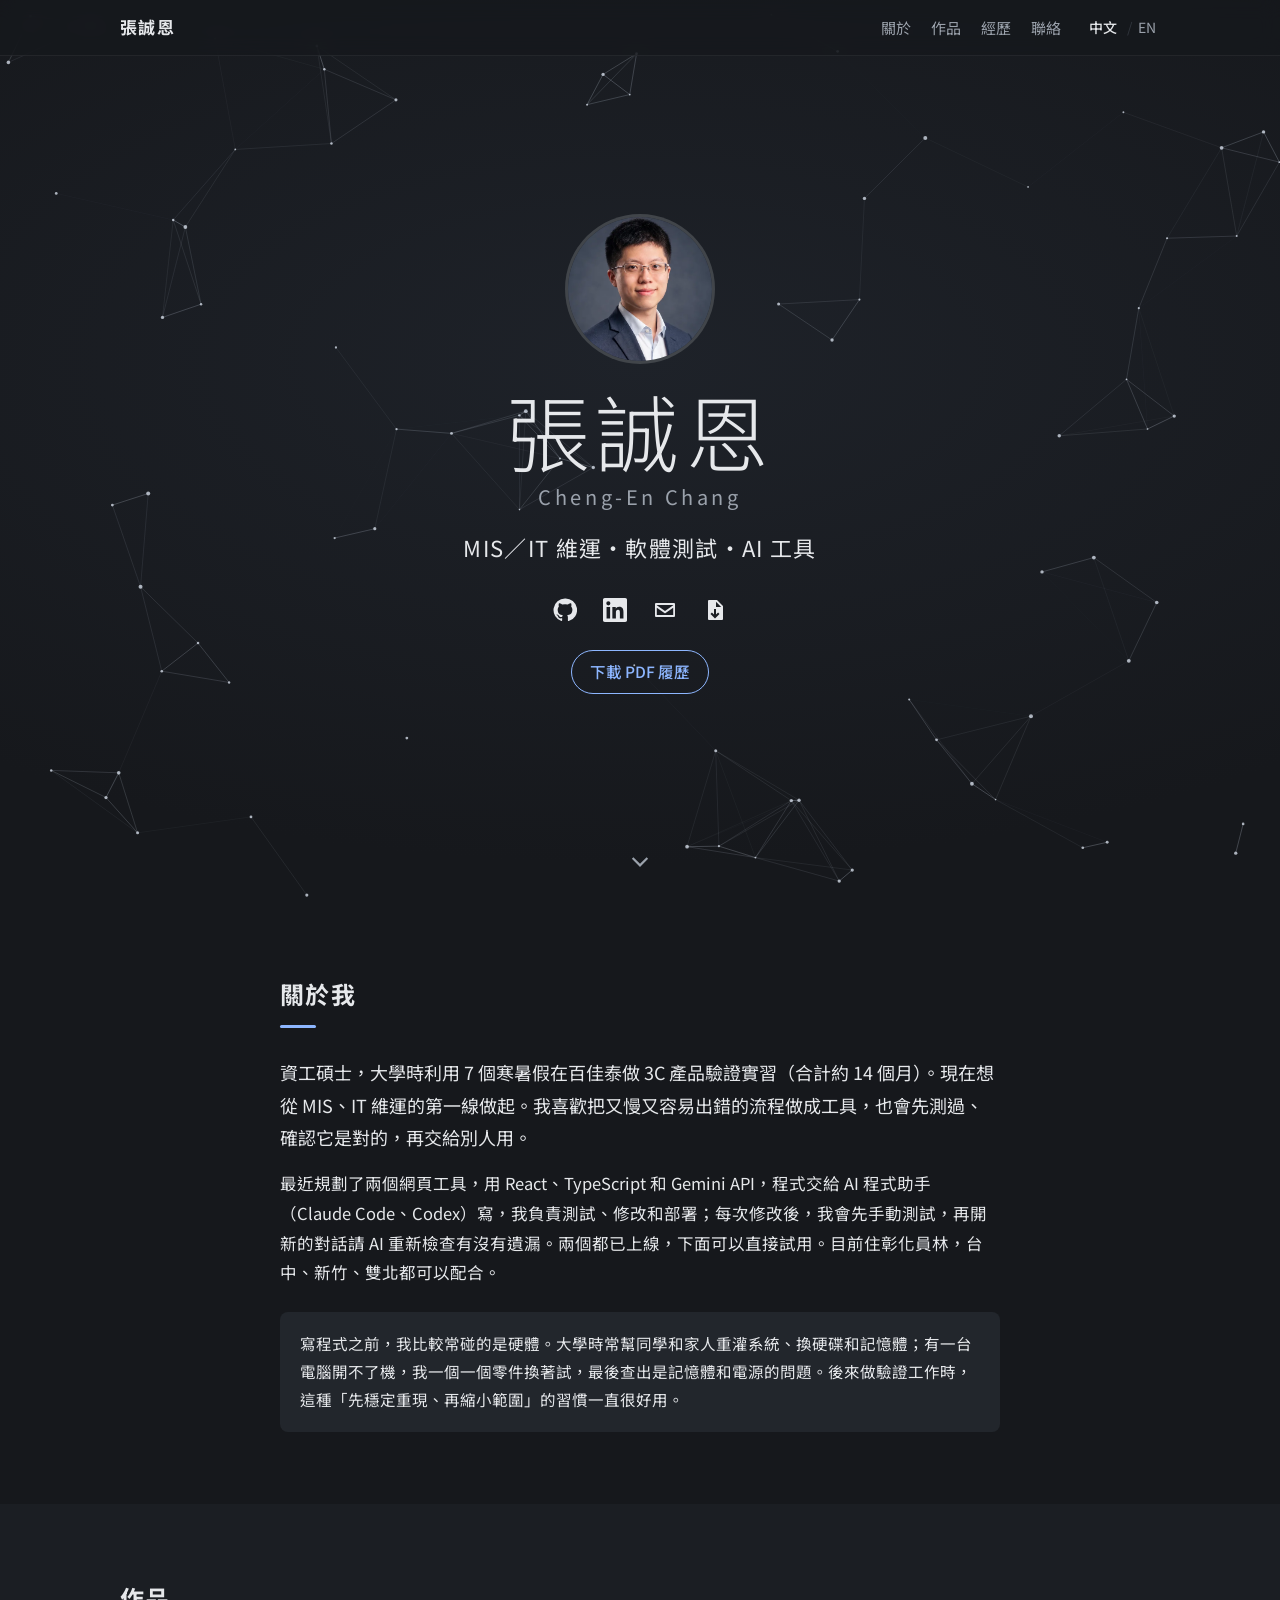
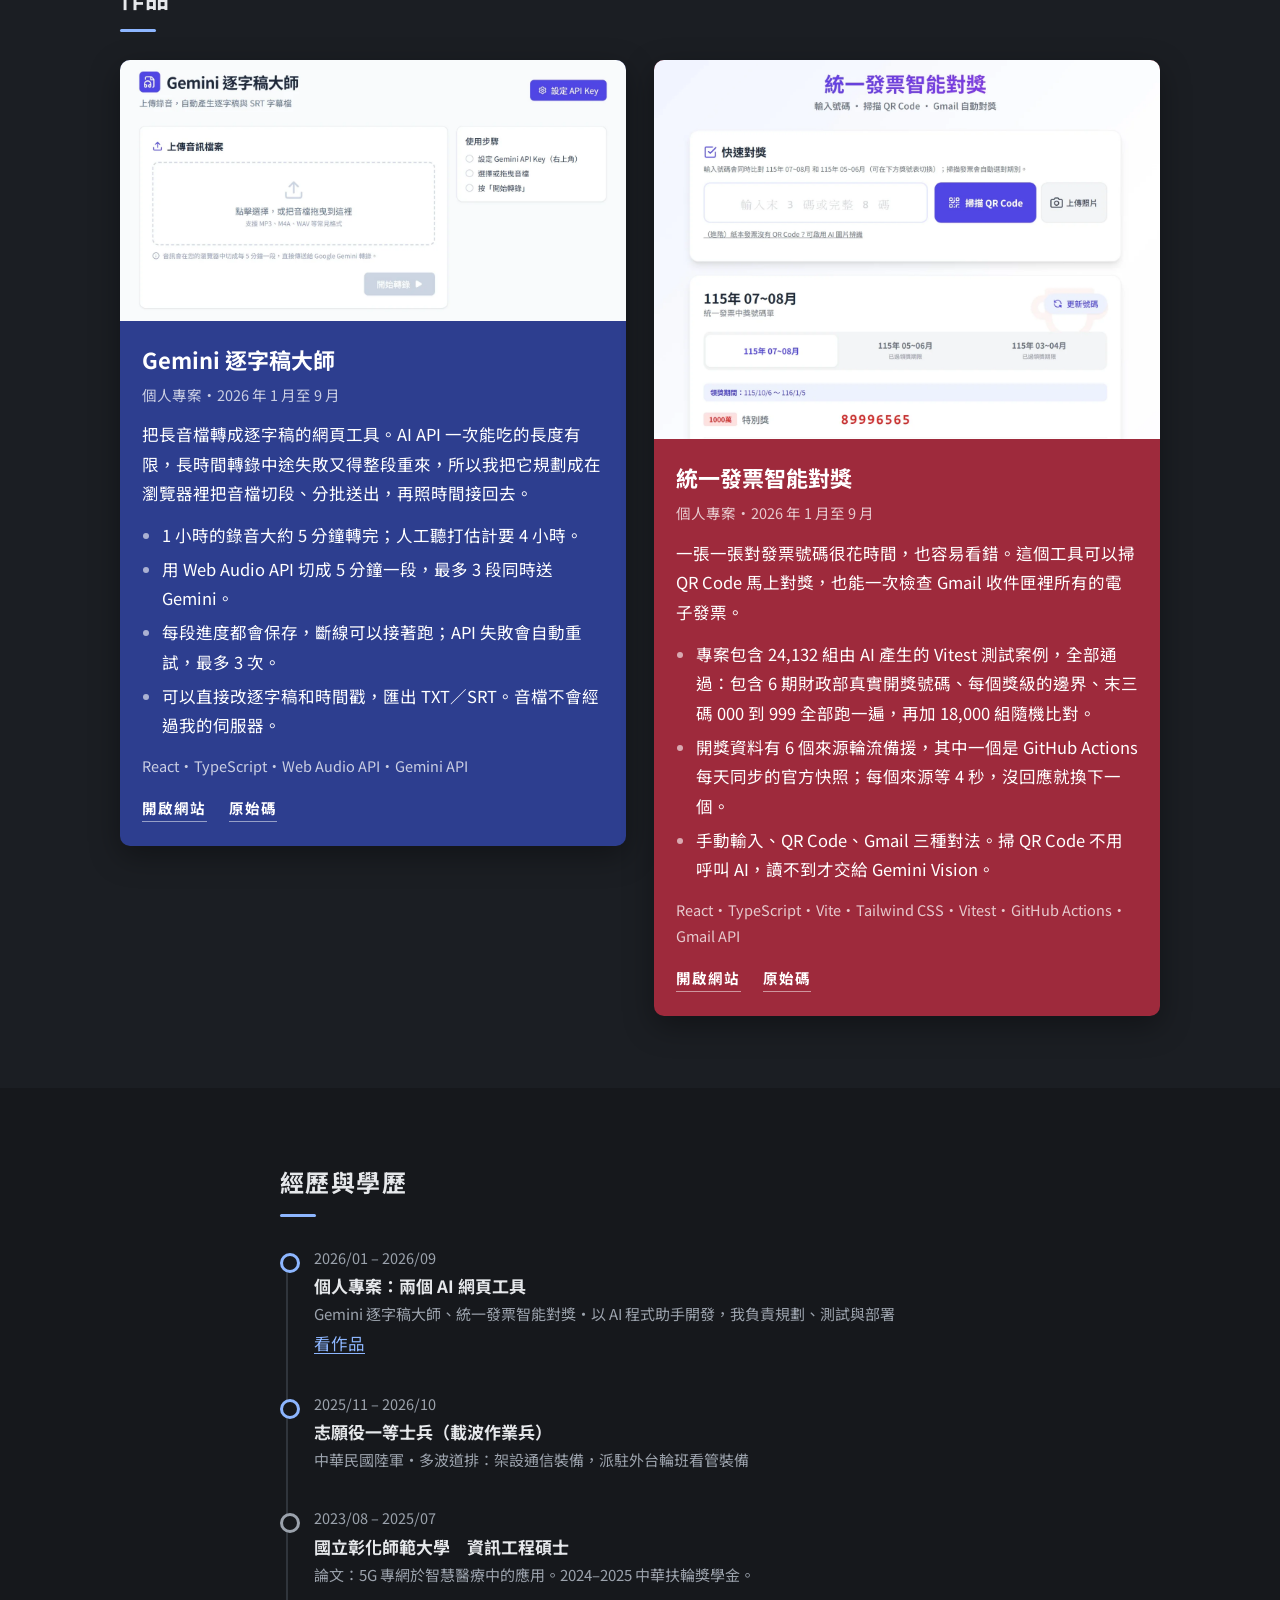
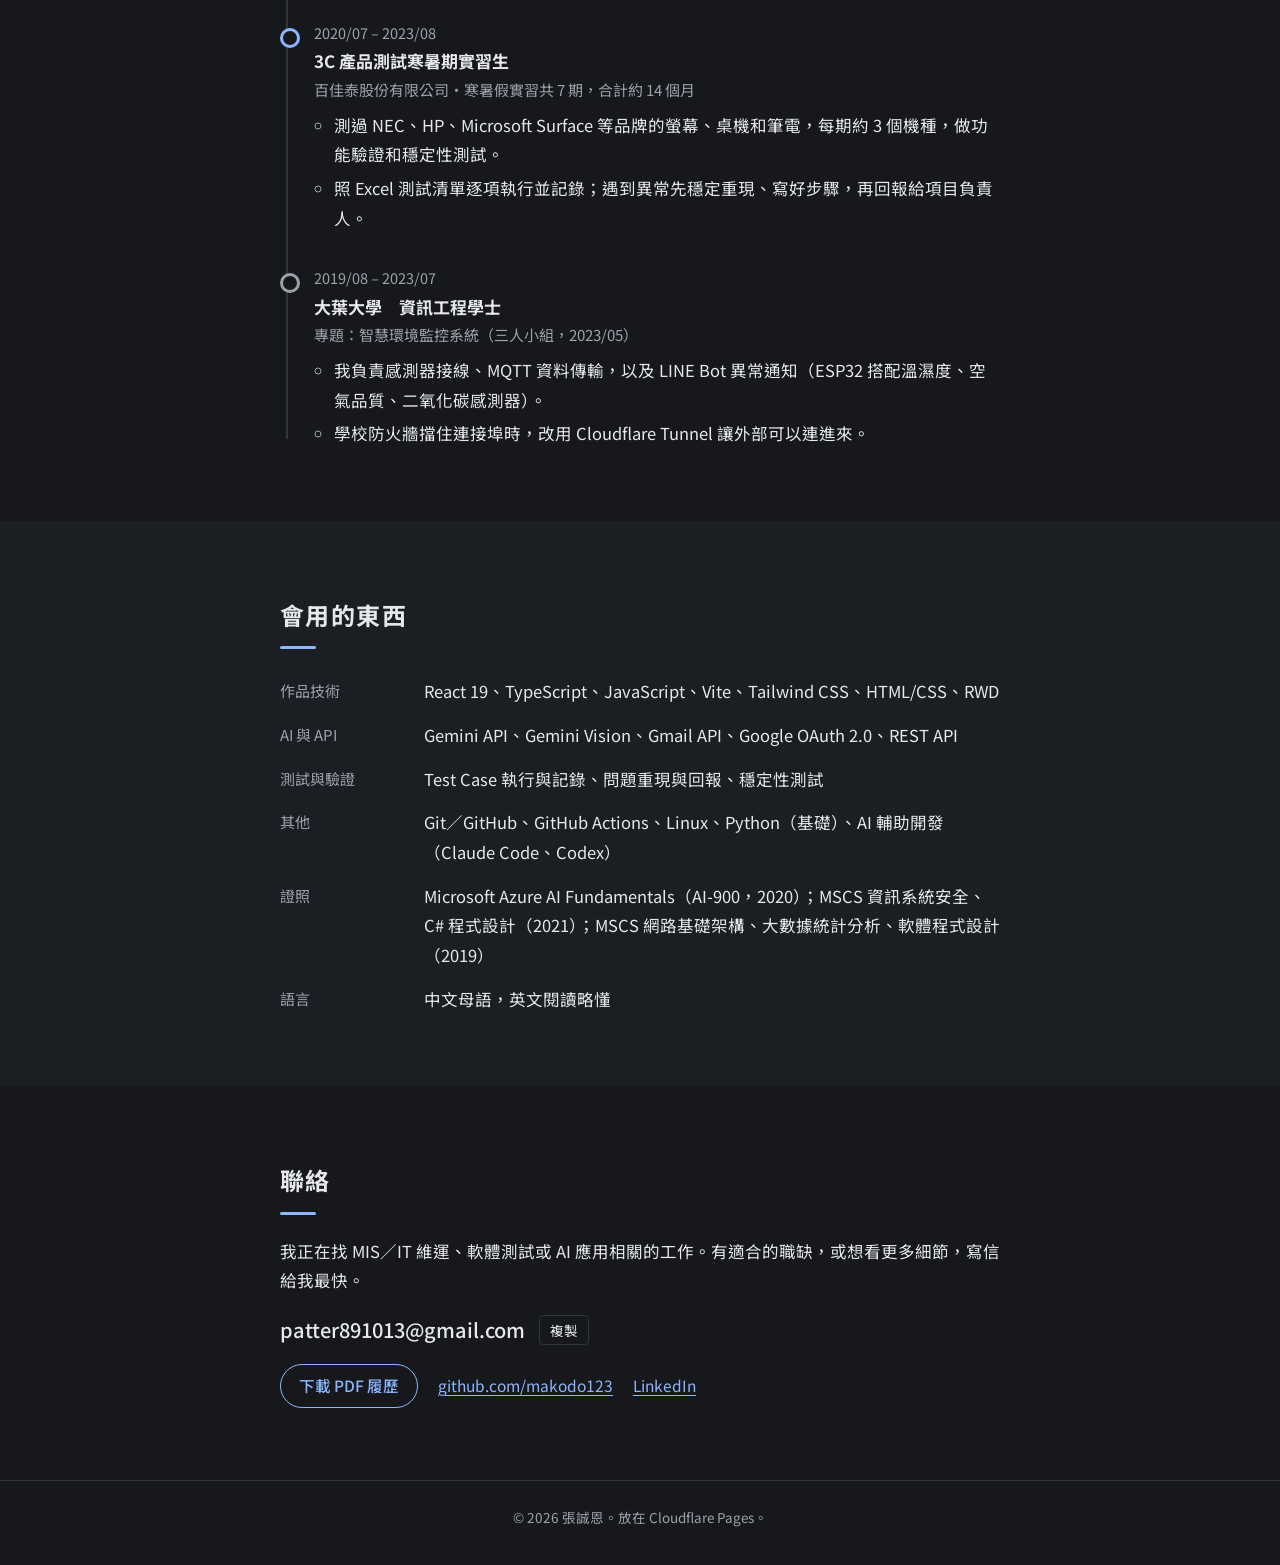
<file: index.html>
<!doctype html>
<html lang="zh-Hant">
<head>
<meta charset="utf-8">
<meta name="viewport" content="width=device-width, initial-scale=1, viewport-fit=cover">
<title>張誠恩 Cheng-En Chang</title>
<meta name="description" content="張誠恩 Cheng-En Chang：資工碩士，7 個寒暑假（合計約 14 個月）3C 產品驗證實習，目標 MIS／IT 維運；用 AI 程式助手做過 2 個 Gemini API 網頁工具。">
<link rel="canonical" href="https://makodo.ccwu.cc/">
<meta property="og:type" content="website">
<meta property="og:url" content="https://makodo.ccwu.cc/">
<meta property="og:title" content="張誠恩 Cheng-En Chang">
<meta property="og:description" content="MIS／IT 維運・軟體測試・AI 工具。規劃並上線 2 個以 AI 程式助手開發的網頁工具。">
<meta property="og:image" content="https://makodo.ccwu.cc/img/transcribe.webp">
<meta name="theme-color" content="#16181C">
<link rel="icon" href="/favicon.svg" type="image/svg+xml">
<link rel="preconnect" href="https://fonts.googleapis.com">
<link rel="preconnect" href="https://fonts.gstatic.com" crossorigin>
<link rel="stylesheet" href="https://fonts.googleapis.com/css2?family=Noto+Sans+TC:wght@300;400;500;700&display=swap">
<link rel="stylesheet" href="/style.css?v=5">
</head>
<body>
<a class="skip" href="#main">跳到主要內容</a>

<header class="top">
  <div class="top-in">
    <a class="brand" href="#hero" aria-label="張誠恩 Cheng-En Chang，回到頂端">張誠恩</a>
    <nav class="nav" aria-label="主選單">
      <a href="#about"><span data-zh>關於</span><span data-en>About</span></a>
      <a href="#work"><span data-zh>作品</span><span data-en>Work</span></a>
      <a href="#experience"><span data-zh>經歷</span><span data-en>Experience</span></a>
      <a href="#contact"><span data-zh>聯絡</span><span data-en>Contact</span></a>
    </nav>
    <div class="lang" role="group" aria-label="Language">
      <button type="button" data-set-lang="zh">中文</button>
      <button type="button" data-set-lang="en">EN</button>
    </div>
  </div>
</header>

<section id="hero" class="hero" aria-label="張誠恩">
  <canvas class="sky" aria-hidden="true"></canvas>
  <div class="hero-in">
    <img class="me" src="/img/me.webp" width="480" height="600" alt="張誠恩的照片">
    <h1>張誠恩<span class="en-name">Cheng-En Chang</span></h1>
    <p class="tagline"><span data-zh>MIS／IT 維運・軟體測試・AI 工具</span><span data-en>MIS/IT Support, Testing &amp; AI Tools</span></p>
    <ul class="icons" aria-label="連結">
      <li><a href="https://github.com/makodo123" target="_blank" rel="noopener" aria-label="GitHub"><svg viewBox="0 0 24 24" aria-hidden="true"><path d="M12 .5a11.5 11.5 0 0 0-3.64 22.41c.58.1.79-.25.79-.56v-2c-3.2.7-3.88-1.37-3.88-1.37-.53-1.33-1.28-1.690-1.28-1.69-1.05-.71.08-.7.08-.7 1.16.08 1.77 1.19 1.77 1.19 1.03 1.77 2.7 1.26 3.36.96.1-.75.4-1.26.73-1.55-2.56-.29-5.25-1.28-5.25-5.68 0-1.26.45-2.28 1.19-3.09-.12-.29-.52-1.46.11-3.05 0 0 .97-.31 3.170 1.18a11 11 0 0 1 5.77 0c2.2-1.49 3.17-1.18 3.17-1.18.63 1.59.23 2.76.11 3.05.74.81 1.19 1.83 1.19 3.09 0 4.41-2.7 5.38-5.27 5.67.41.36.78 1.06.78 2.14v3.17c0 .31.21.67.8.56A11.5 11.5 0 0 0 12 .5Z"/></svg></a></li>
      <li><a href="https://www.linkedin.com/in/%E8%AA%A0%E6%81%A9-%E5%BC%B5-9881a6203/" target="_blank" rel="noopener" aria-label="LinkedIn"><svg viewBox="0 0 24 24" aria-hidden="true"><path d="M20.45 20.45h-3.56v-5.57c0-1.33-.02-3.04-1.85-3.04-1.86 0-2.14 1.45-2.14 2.94v5.67H9.35V9h3.41v1.56h.05c.48-.9 1.64-1.85 3.37-1.85 3.6 0 4.27 2.37 4.27 5.46v6.28ZM5.34 7.43a2.06 2.06 0 1 1 0-4.13 2.06 2.06 0 0 1 0 4.13ZM7.12 20.45H3.56V9h3.56v11.45ZM22.22 0H1.77C.79 0 0 .77 0 1.73v20.54C0 23.23.79 24 1.77 24h20.45c.98 0 1.78-.77 1.78-1.73V1.73C24 .77 23.2 0 22.22 0Z"/></svg></a></li>
      <li><a href="mailto:patter891013@gmail.com" aria-label="Email"><svg viewBox="0 0 24 24" aria-hidden="true"><path d="M3 5h18a1 1 0 0 1 1 1v12a1 1 0 0 1-1 1H3a1 1 0 0 1-1-1V6a1 1 0 0 1 1-1Zm.8 2v.3l8.2 5.6 8.2-5.6V7H3.8Zm16.4 2.7-7.6 5.2a1 1 0 0 1-1.2 0L3.8 9.7V17h16.4V9.7Z"/></svg></a></li>
      <li><a href="/Cheng-En-Chang-resume.pdf" download aria-label="下載 PDF 履歷"><svg viewBox="0 0 24 24" aria-hidden="true"><path d="M6 2h8l6 6v13a1 1 0 0 1-1 1H6a1 1 0 0 1-1-1V3a1 1 0 0 1 1-1Zm7 1.8V9h5.2L13 3.8ZM11 11v5.6l-2.1-2.1-1.4 1.4L12 20.4l4.5-4.5-1.4-1.4-2.1 2.1V11h-2Z"/></svg></a></li>
    </ul>
    <p class="hero-cta"><a class="btn" href="/Cheng-En-Chang-resume.pdf" download><span data-zh>下載 PDF 履歷</span><span data-en>Download résumé (PDF, Chinese)</span></a></p>
  </div>
  <a class="down" href="#about" aria-label="往下看"><svg viewBox="0 0 24 24" aria-hidden="true"><path d="M12 16.5 4.5 9l1.4-1.4 6.1 6.1 6.1-6.1L19.5 9 12 16.5Z"/></svg></a>
</section>

<main id="main">
  <section id="about" class="band" aria-labelledby="h-about">
    <div class="wrap">
      <h2 id="h-about"><span data-zh>關於我</span><span data-en>About</span></h2>
      <div class="about">
        <p class="lede">
          <span data-zh>資工碩士，大學時利用 7 個寒暑假在百佳泰做 3C 產品驗證實習（合計約 14 個月）。現在想從 MIS、IT 維運的第一線做起。我喜歡把又慢又容易出錯的流程做成工具，也會先測過、確認它是對的，再交給別人用。</span>
          <span data-en>I have an M.S. in Computer Science, and during seven summer and winter breaks in college (about 14 months in total) I validated 3C products at Allion Labs. I now want to start on the front line of MIS and IT operations. I like turning slow, error-prone chores into tools, and I test them to make sure they work before anyone else uses them.</span>
        </p>
        <p>
          <span data-zh>最近規劃了兩個網頁工具，用 React、TypeScript 和 Gemini API，程式交給 AI 程式助手（Claude Code、Codex）寫，我負責測試、修改和部署；每次修改後，我會先手動測試，再開新的對話請 AI 重新檢查有沒有遺漏。兩個都已上線，下面可以直接試用。目前住彰化員林，台中、新竹、雙北都可以配合。</span>
          <span data-en>Recently I planned two web tools built with React, TypeScript and the Gemini API. AI coding assistants (Claude Code and Codex) wrote the code; I tested, revised and deployed them. After each change I test by hand first, then open a fresh conversation and ask the AI to re-check for anything missed. Both are live and you can try them below. I live in Changhua, Taiwan, and am open to Taichung, Hsinchu or Taipei.</span>
        </p>
        <p class="aside">
          <span data-zh>寫程式之前，我比較常碰的是硬體。大學時常幫同學和家人重灌系統、換硬碟和記憶體；有一台電腦開不了機，我一個一個零件換著試，最後查出是記憶體和電源的問題。後來做驗證工作時，這種「先穩定重現、再縮小範圍」的習慣一直很好用。</span>
          <span data-en>Before I wrote much code, I mostly worked with hardware. In college I reinstalled systems and swapped drives and memory for classmates and family. One PC wouldn't boot at all; swapping parts one by one, I traced it to the memory and the power supply. That habit of reproducing a problem first and then narrowing it down served me well in validation work later.</span>
        </p>
      </div>
    </div>
  </section>

  <section id="work" class="band" aria-labelledby="h-work">
    <div class="wrap wide">
      <h2 id="h-work"><span data-zh>作品</span><span data-en>Work</span></h2>
      <div class="cards">
        <article class="card c-indigo">
          <a class="shot" href="https://makodo123.github.io/gemini-Transcription-Master/" target="_blank" rel="noopener">
            <img src="/img/transcribe.webp" width="1400" height="722" loading="lazy" alt="Gemini 逐字稿大師的上傳畫面與使用步驟">
          </a>
          <div class="card-body">
            <h3>Gemini 逐字稿大師</h3>
            <p class="meta"><span data-zh>個人專案・2026 年 1 月至 9 月</span><span data-en>Side project · Jan–Sep 2026</span></p>
            <p>
              <span data-zh>把長音檔轉成逐字稿的網頁工具。AI API 一次能吃的長度有限，長時間轉錄中途失敗又得整段重來，所以我把它規劃成在瀏覽器裡把音檔切段、分批送出，再照時間接回去。</span>
              <span data-en>A web tool that turns long audio into transcripts. AI APIs cap how much you can send at once, and a long job that fails midway has to start over, so it splits the audio in the browser, sends the pieces in batches and stitches them back in order.</span>
            </p>
            <ul>
              <li><span data-zh>1 小時的錄音大約 5 分鐘轉完；人工聽打估計要 4 小時。</span><span data-en>A 1-hour recording takes about 5 minutes; typing it by hand would take an estimated 4 hours.</span></li>
              <li><span data-zh>用 Web Audio API 切成 5 分鐘一段，最多 3 段同時送 Gemini。</span><span data-en>Web Audio API cuts it into 5-minute chunks, up to 3 sent to Gemini at a time.</span></li>
              <li><span data-zh>每段進度都會保存，斷線可以接著跑；API 失敗會自動重試，最多 3 次。</span><span data-en>Progress is saved per chunk so a job can resume; failed calls retry up to 3 times.</span></li>
              <li><span data-zh>可以直接改逐字稿和時間戳，匯出 TXT／SRT。音檔不會經過我的伺服器。</span><span data-en>Edit the text and timestamps, then export TXT or SRT. Audio never touches my server.</span></li>
            </ul>
            <p class="stack">React・TypeScript・Web Audio API・Gemini API</p>
            <p class="links">
              <a href="https://makodo123.github.io/gemini-Transcription-Master/" target="_blank" rel="noopener"><span data-zh>開啟網站</span><span data-en>Open the app</span></a>
              <a href="https://github.com/makodo123/gemini-Transcription-Master" target="_blank" rel="noopener"><span data-zh>原始碼</span><span data-en>Source code</span></a>
            </p>
          </div>
        </article>

        <article class="card c-crimson">
          <a class="shot" href="https://makodo123.github.io/smart-invoice/" target="_blank" rel="noopener">
            <img src="/img/invoice.webp" width="1400" height="1050" loading="lazy" alt="統一發票智能對獎的快速對獎與開獎號碼畫面">
          </a>
          <div class="card-body">
            <h3>統一發票智能對獎</h3>
            <p class="meta"><span data-zh>個人專案・2026 年 1 月至 9 月</span><span data-en>Side project · Jan–Sep 2026</span></p>
            <p>
              <span data-zh>一張一張對發票號碼很花時間，也容易看錯。這個工具可以掃 QR Code 馬上對獎，也能一次檢查 Gmail 收件匣裡所有的電子發票。</span>
              <span data-en>Checking receipts one number at a time is slow and easy to get wrong. This app checks a receipt from its QR code instantly, or goes through every e-invoice in your Gmail inbox at once.</span>
            </p>
            <ul>
              <li><span data-zh>專案包含 24,132 組由 AI 產生的 Vitest 測試案例，全部通過：包含 6 期財政部真實開獎號碼、每個獎級的邊界、末三碼 000 到 999 全部跑一遍，再加 18,000 組隨機比對。</span><span data-en>24,132 AI-generated Vitest cases, all passing: six real draws, every prize-tier boundary, every last-three-digit combination from 000 to 999, and 18,000 random checks.</span></li>
              <li><span data-zh>開獎資料有 6 個來源輪流備援，其中一個是 GitHub Actions 每天同步的官方快照；每個來源等 4 秒，沒回應就換下一個。</span><span data-en>Six fallback sources for draw data, one of them an official snapshot synced daily by GitHub Actions; each gets 4 seconds before the next one takes over.</span></li>
              <li><span data-zh>手動輸入、QR Code、Gmail 三種對法。掃 QR Code 不用呼叫 AI，讀不到才交給 Gemini Vision。</span><span data-en>Three ways to check: typing, QR code and Gmail. QR scanning needs no AI; Gemini Vision only steps in when a code can't be read.</span></li>
            </ul>
            <p class="stack">React・TypeScript・Vite・Tailwind CSS・Vitest・GitHub Actions・Gmail API</p>
            <p class="links">
              <a href="https://makodo123.github.io/smart-invoice/" target="_blank" rel="noopener"><span data-zh>開啟網站</span><span data-en>Open the app</span></a>
              <a href="https://github.com/makodo123/smart-invoice" target="_blank" rel="noopener"><span data-zh>原始碼</span><span data-en>Source code</span></a>
            </p>
          </div>
        </article>
      </div>
    </div>
  </section>

  <section id="experience" class="band" aria-labelledby="h-exp">
    <div class="wrap">
      <h2 id="h-exp"><span data-zh>經歷與學歷</span><span data-en>Experience &amp; education</span></h2>
      <ol class="timeline">
        <li class="t-item">
          <p class="when">2026/01 – 2026/09</p>
          <h3><span data-zh>個人專案：兩個 AI 網頁工具</span><span data-en>Side projects: two AI web tools</span></h3>
          <p class="org"><span data-zh>Gemini 逐字稿大師、統一發票智能對獎・以 AI 程式助手開發，我負責規劃、測試與部署</span><span data-en>Gemini Transcription Master and Smart Invoice · built with AI coding assistants; I planned, tested and deployed them</span></p>
          <p><a href="#work"><span data-zh>看作品</span><span data-en>See the work</span></a></p>
        </li>
        <li class="t-item">
          <p class="when">2025/11 – 2026/10</p>
          <h3><span data-zh>志願役一等士兵（載波作業兵）</span><span data-en>Private First Class, carrier communications operator</span></h3>
          <p class="org"><span data-zh>中華民國陸軍・多波道排：架設通信裝備，派駐外台輪班看管裝備</span><span data-en>Republic of China Army · set up communication equipment and stood shifts at a remote relay site</span></p>
        </li>
        <li class="t-item t-edu">
          <p class="when">2023/08 – 2025/07</p>
          <h3><span data-zh>國立彰化師範大學　資訊工程碩士</span><span data-en>M.S. in Computer Science, National Changhua University of Education</span></h3>
          <p class="org"><span data-zh>論文：5G 專網於智慧醫療中的應用。2024–2025 中華扶輪獎學金。</span><span data-en>Thesis on private 5G networks in smart healthcare. Chinese Rotary Scholarship, 2024–2025.</span></p>
        </li>
        <li class="t-item">
          <p class="when">2020/07 – 2023/08</p>
          <h3><span data-zh>3C 產品測試寒暑期實習生</span><span data-en>3C product test intern (seasonal)</span></h3>
          <p class="org"><span data-zh>百佳泰股份有限公司・寒暑假實習共 7 期，合計約 14 個月</span><span data-en>Allion Labs, Inc. · 7 summer and winter breaks, about 14 months in total</span></p>
          <ul>
            <li><span data-zh>測過 NEC、HP、Microsoft Surface 等品牌的螢幕、桌機和筆電，每期約 3 個機種，做功能驗證和穩定性測試。</span><span data-en>Tested monitors, desktops and laptops from NEC, HP, Microsoft Surface and others, about 3 models per term, for function and stability.</span></li>
            <li><span data-zh>照 Excel 測試清單逐項執行並記錄；遇到異常先穩定重現、寫好步驟，再回報給項目負責人。</span><span data-en>Ran test cases from Excel sheets; when something broke I reproduced it reliably, wrote up the steps, and reported it to the project lead.</span></li>
          </ul>
        </li>
        <li class="t-item t-edu">
          <p class="when">2019/08 – 2023/07</p>
          <h3><span data-zh>大葉大學　資訊工程學士</span><span data-en>B.S. in Computer Science, Da-Yeh University</span></h3>
          <p class="org"><span data-zh>專題：智慧環境監控系統（三人小組，2023/05）</span><span data-en>Capstone: smart environment monitoring system (team of three, May 2023)</span></p>
          <ul>
            <li><span data-zh>我負責感測器接線、MQTT 資料傳輸，以及 LINE Bot 異常通知（ESP32 搭配溫濕度、空氣品質、二氧化碳感測器）。</span><span data-en>My part: sensor wiring, MQTT data transfer and LINE Bot alerts (ESP32 with temperature/humidity, air-quality and CO₂ sensors).</span></li>
            <li><span data-zh>學校防火牆擋住連接埠時，改用 Cloudflare Tunnel 讓外部可以連進來。</span><span data-en>When the campus firewall blocked the ports, I used a Cloudflare Tunnel to make the system reachable from outside.</span></li>
          </ul>
        </li>
      </ol>
    </div>
  </section>

  <section id="skills" class="band" aria-labelledby="h-skills">
    <div class="wrap">
      <h2 id="h-skills"><span data-zh>會用的東西</span><span data-en>What I work with</span></h2>
      <dl class="skills">
        <dt><span data-zh>作品技術</span><span data-en>Project stack</span></dt>
        <dd>React 19、TypeScript、JavaScript、Vite、Tailwind CSS、HTML/CSS、RWD</dd>
        <dt><span data-zh>AI 與 API</span><span data-en>AI &amp; APIs</span></dt>
        <dd>Gemini API、Gemini Vision、Gmail API、Google OAuth 2.0、REST API</dd>
        <dt><span data-zh>測試與驗證</span><span data-en>Testing</span></dt>
        <dd><span data-zh>Test Case 執行與記錄、問題重現與回報、穩定性測試</span><span data-en>Running and recording test cases, issue reproduction and reporting, stability testing</span></dd>
        <dt><span data-zh>其他</span><span data-en>Other</span></dt>
        <dd><span data-zh>Git／GitHub、GitHub Actions、Linux、Python（基礎）、AI 輔助開發（Claude Code、Codex）</span><span data-en>Git/GitHub, GitHub Actions, Linux, Python (basic), AI-assisted coding (Claude Code, Codex)</span></dd>
        <dt><span data-zh>證照</span><span data-en>Certificates</span></dt>
        <dd><span data-zh>Microsoft Azure AI Fundamentals（AI-900，2020）；MSCS 資訊系統安全、C# 程式設計（2021）；MSCS 網路基礎架構、大數據統計分析、軟體程式設計（2019）</span><span data-en>Microsoft Azure AI Fundamentals (AI-900, 2020); MSCS Information Systems Security and C# Programming (2021); MSCS Network Infrastructure, Big Data Statistical Analysis and Software Programming (2019)</span></dd>
        <dt><span data-zh>語言</span><span data-en>Languages</span></dt>
        <dd><span data-zh>中文母語，英文閱讀略懂</span><span data-en>Mandarin (native), basic English reading</span></dd>
      </dl>
    </div>
  </section>

  <section id="contact" class="band" aria-labelledby="h-contact">
    <div class="wrap">
      <h2 id="h-contact"><span data-zh>聯絡</span><span data-en>Contact</span></h2>
      <p><span data-zh>我正在找 MIS／IT 維運、軟體測試或 AI 應用相關的工作。有適合的職缺，或想看更多細節，寫信給我最快。</span><span data-en>I'm looking for MIS/IT support, software testing or AI application roles. If you have something that fits or want more detail, email is the quickest way to reach me.</span></p>
      <p class="mail">
        <span id="email">patter891013@gmail.com</span>
        <button type="button" class="copy" data-copy="patter891013@gmail.com"><span data-zh>複製</span><span data-en>Copy</span></button>
      </p>
      <p class="quick">
        <a class="btn" href="/Cheng-En-Chang-resume.pdf" download><span data-zh>下載 PDF 履歷</span><span data-en>Download résumé (PDF, Chinese)</span></a>
        <a href="https://github.com/makodo123" target="_blank" rel="noopener">github.com/makodo123</a>
        <a href="https://www.linkedin.com/in/%E8%AA%A0%E6%81%A9-%E5%BC%B5-9881a6203/" target="_blank" rel="noopener">LinkedIn</a>
      </p>
    </div>
  </section>
</main>

<footer class="foot">
  <p><span data-zh>© 2026 張誠恩。放在 Cloudflare Pages。</span><span data-en>© 2026 Cheng-En Chang. Hosted on Cloudflare Pages.</span></p>
</footer>

<script src="/main.js?v=4" defer></script>
</body>
</html>
</file>
<file: style.css>
:root{
  --bg:#16181C; --band:#1B1E23; --surface:#22262C; --ink:#E6E8EB; --muted:#9BA2AC; --line:#30353C;
  --link:#8DB6FF; --link-hover:#B7D0FF;
  --indigo:#2D3E8F; --crimson:#9E2A3C;
  --f:"Noto Sans TC","PingFang TC","Microsoft JhengHei",-apple-system,"Segoe UI",sans-serif;
  --wrap:760px; --wide:1080px;
  color-scheme:dark;
}

*{box-sizing:border-box}
html{scroll-behavior:smooth;scroll-padding-top:64px}
body{margin:0;background:var(--bg);color:var(--ink);font-family:var(--f);font-size:16.5px;line-height:1.8;-webkit-font-smoothing:antialiased}
a{color:var(--link);text-decoration:underline;text-decoration-thickness:1px;text-underline-offset:3px}
a:hover{color:var(--link-hover)}
p{margin:0}
.wrap{max-width:var(--wrap);margin:0 auto;padding-inline:20px}
.wrap.wide{max-width:var(--wide)}
.skip{position:absolute;left:-999px;top:8px;background:var(--ink);color:var(--bg);padding:6px 10px;z-index:30}
.skip:focus{left:12px}
:focus-visible{outline:2px solid var(--link);outline-offset:2px}

html[lang="zh-Hant"] [data-en]{display:none}
html[lang="en"] [data-zh]{display:none}

/* header */
.top{position:fixed;inset:0 0 auto;z-index:20;padding-top:env(safe-area-inset-top,0px);background:rgba(22,24,28,.72);backdrop-filter:blur(10px);-webkit-backdrop-filter:blur(10px);border-bottom:1px solid rgba(255,255,255,.06)}
.top-in{max-width:var(--wide);margin:0 auto;padding:12px 20px;display:flex;align-items:center;gap:8px 24px}
.brand{font-weight:700;font-size:17px;color:var(--ink);text-decoration:none;letter-spacing:.08em}
.nav{display:flex;gap:20px;margin-left:auto;font-size:15px}
.nav a{color:var(--muted);text-decoration:none}
.nav a:hover{color:var(--ink)}
.lang{display:flex;gap:2px;font-size:14px}
.lang button{font:inherit;background:none;border:0;padding:2px 4px;color:var(--muted);cursor:pointer}
.lang button+button::before{content:"/";margin-right:6px;color:var(--line)}
.lang button[aria-pressed="true"]{color:var(--ink);font-weight:500}
@media (max-width:600px){.nav{display:none}.lang{margin-left:auto}}

/* hero */
.hero{position:relative;min-height:100svh;display:grid;place-items:center;overflow:hidden;background:radial-gradient(120% 80% at 50% 40%,#1E2229 0%,#16181C 70%)}
.sky{position:absolute;inset:0;width:100%;height:100%;display:block}
.hero-in{position:relative;z-index:1;text-align:center;padding:96px 20px 88px;display:grid;justify-items:center;gap:14px}
.me{width:150px;height:150px;border-radius:50%;object-fit:cover;object-position:50% 22%;border:3px solid rgba(255,255,255,.14);background:var(--surface)}
h1{margin:6px 0 0;font-size:clamp(44px,9vw,84px);line-height:1.1;font-weight:300;letter-spacing:.06em}
.en-name{display:block;margin-top:10px;font-size:clamp(16px,2.4vw,20px);font-weight:400;letter-spacing:.18em;color:var(--muted)}
.tagline{font-size:clamp(17px,2.6vw,22px);color:var(--ink);letter-spacing:.06em;margin-top:6px}
.icons{list-style:none;margin:6px 0 0;padding:0;display:flex;flex-wrap:wrap;justify-content:center;gap:6px}
.icons a{display:grid;place-items:center;width:44px;height:44px;border-radius:50%;color:var(--ink)}
.icons a:hover{background:rgba(255,255,255,.08);color:#fff}
.icons svg{width:24px;height:24px;fill:currentColor}
.hero-cta{margin-top:4px}
.down{position:absolute;z-index:1;left:50%;bottom:calc(18px + env(safe-area-inset-bottom,0px));transform:translateX(-50%);width:40px;height:40px;display:grid;place-items:center;color:var(--muted);border-radius:50%}
.down svg{width:26px;height:26px;fill:currentColor}
.down:hover{color:var(--ink)}

.btn{display:inline-block;padding:7px 18px;border:1px solid var(--link);border-radius:999px;color:var(--link);text-decoration:none;font-weight:500;font-size:15.5px}
.btn:hover{background:var(--link);color:var(--bg)}

/* sections */
.band{padding-block:72px}
.band:nth-of-type(even){background:var(--band)}
h2{margin:0 0 28px;font-size:24px;font-weight:700;letter-spacing:.06em}
h2::after{content:"";display:block;width:36px;height:3px;margin-top:10px;border-radius:2px;background:var(--link)}
h3{margin:0;font-size:19px;line-height:1.5;font-weight:700}

/* about */
.about{display:grid;gap:16px}
.lede{font-size:18px}
.aside{margin-top:8px;padding:18px 20px;background:var(--surface);border-radius:8px;font-size:15.5px}

/* work cards */
.cards{display:grid;gap:28px}
@media (min-width:860px){.cards{grid-template-columns:1fr 1fr;align-items:start}}
.card{border-radius:10px;overflow:hidden;color:#fff;box-shadow:0 10px 30px rgba(0,0,0,.35)}
.c-indigo{background:var(--indigo)}
.c-crimson{background:var(--crimson)}
.shot{display:block;background:rgba(0,0,0,.2)}
.shot img{display:block;width:100%;height:auto}
.card-body{padding:22px 22px 24px;display:grid;gap:12px}
.card h3{font-size:22px}
.card .meta{color:rgba(255,255,255,.75);font-size:14.5px;margin-top:-6px}
.card ul{margin:0;padding-left:1.2em;display:grid;gap:4px}
.card li::marker{color:rgba(255,255,255,.6)}
.card .stack{color:rgba(255,255,255,.75);font-size:14.5px}
.links{display:flex;flex-wrap:wrap;gap:6px 22px;margin-top:4px}
.card .links a{color:#fff;font-weight:700;font-size:14.5px;letter-spacing:.08em;text-decoration:none;border-bottom:1px solid rgba(255,255,255,.5)}
.card .links a:hover{border-bottom-color:#fff}

/* experience timeline */
.timeline{list-style:none;margin:0;padding:0;position:relative}
.timeline::before{content:"";position:absolute;left:6px;top:10px;bottom:10px;width:2px;background:var(--line)}
.t-item{position:relative;padding-left:34px;display:grid;gap:2px}
.t-item+.t-item{margin-top:32px}
.t-item::before{content:"";position:absolute;left:0;top:8px;width:14px;height:14px;border-radius:50%;background:var(--bg);border:3px solid var(--link)}
.t-edu::before{border-color:var(--muted)}
.when{color:var(--muted);font-size:14.5px;font-variant-numeric:tabular-nums}
.t-item h3{font-size:17px}
.org{color:var(--muted);font-size:15px}
.t-item ul{margin:6px 0 0;padding-left:1.2em;display:grid;gap:4px}
.t-item li::marker{color:var(--muted)}

/* skills */
.skills{margin:0;display:grid;grid-template-columns:120px minmax(0,1fr);gap:14px 24px}
.skills dt{color:var(--muted);font-size:15px}
.skills dd{margin:0}
@media (max-width:560px){.skills{grid-template-columns:1fr;gap:0}.skills dd+dt{margin-top:14px}}

/* contact */
#contact .wrap{display:grid;gap:16px}
#contact h2{margin-bottom:6px}
.mail{display:flex;align-items:center;flex-wrap:wrap;gap:10px 14px;font-size:20px;font-weight:500}
#email{overflow-wrap:anywhere}
.copy{font:inherit;font-size:13.5px;font-weight:400;background:transparent;color:var(--ink);border:1px solid var(--line);border-radius:4px;padding:2px 10px;cursor:pointer}
.copy:hover{border-color:var(--muted)}
.quick{display:flex;flex-wrap:wrap;align-items:center;gap:8px 20px;font-size:15.5px}

.foot{padding:24px 20px calc(36px + env(safe-area-inset-bottom,0px));text-align:center;color:var(--muted);font-size:13.5px;border-top:1px solid var(--line)}

/* 404 */
.notfound{min-height:100svh;display:grid;place-content:center;gap:12px;text-align:center;padding:20px}
.notfound h1{font-size:clamp(32px,6vw,48px)}

@media (prefers-reduced-motion: reduce){html{scroll-behavior:auto}}
</file>
